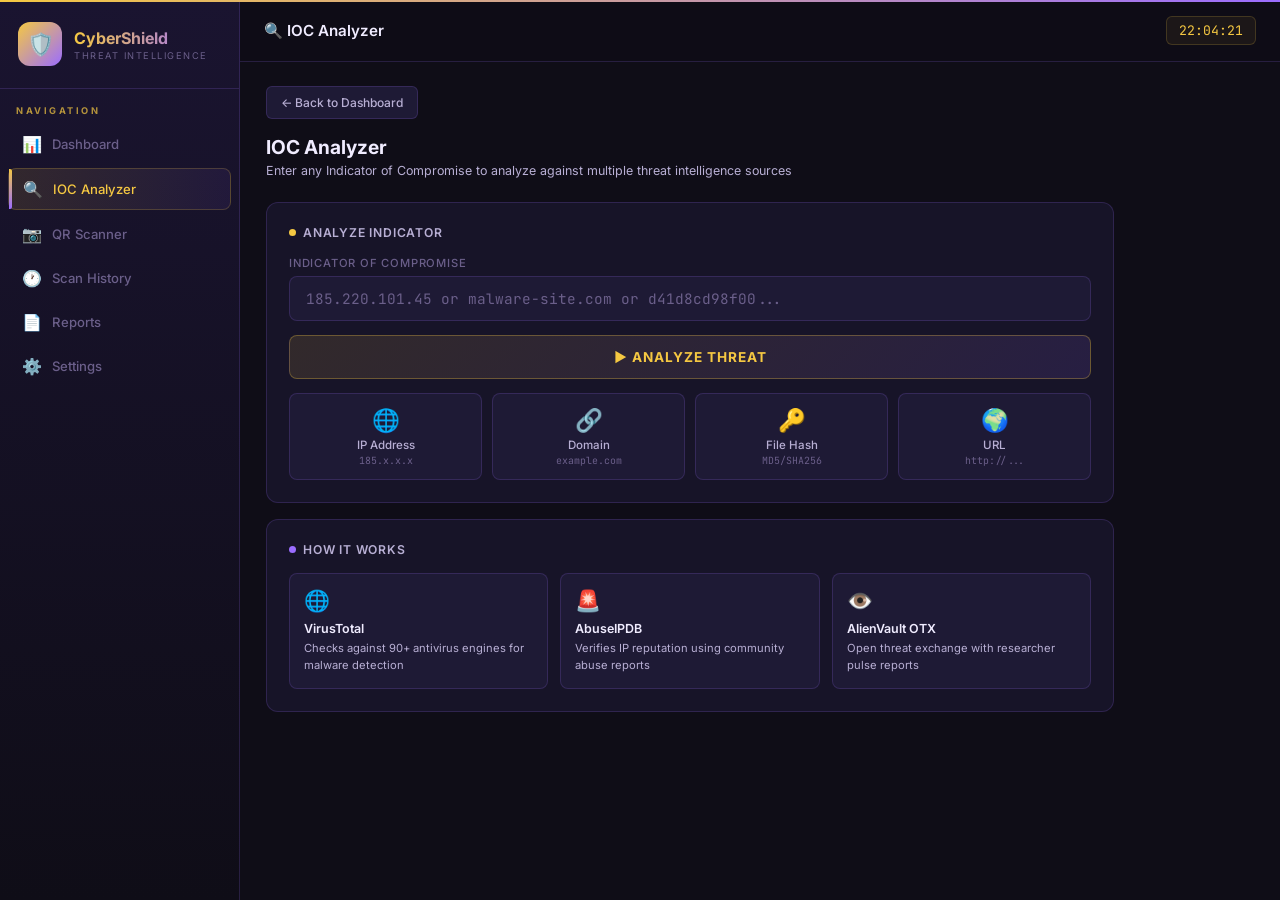
<file: templates/analyze.html>
<!DOCTYPE html>
<html lang="en">
<head>
<meta charset="UTF-8">
<title>CyberShield — IOC Analyzer</title>
<link href="https://fonts.googleapis.com/css2?family=Inter:wght@400;500;600;700&family=JetBrains+Mono:wght@400;600&display=swap" rel="stylesheet">
<style>
*{margin:0;padding:0;box-sizing:border-box}
:root{--bg:#0f0d17;--bg2:#171428;--bg3:#1e1a35;--bg4:#261f42;--gold:#f5c842;--gold2:rgba(245,200,66,0.14);--gold3:rgba(245,200,66,0.06);--violet:#9b6dff;--violet2:rgba(155,109,255,0.14);--green:#22d3a5;--green2:rgba(34,211,165,0.12);--red:#ff6b6b;--rose:#f472b6;--border:rgba(155,109,255,0.18);--border2:rgba(245,200,66,0.25);--text:#f0ecff;--text2:#b8afd4;--text3:#6b5f8a;}
body{font-family:'Inter',sans-serif;background:var(--bg);color:var(--text);min-height:100vh;display:flex}
body::before{content:'';position:fixed;top:0;left:0;right:0;height:2px;background:linear-gradient(90deg,var(--gold),var(--violet),var(--rose),var(--gold));background-size:300%;z-index:9999;animation:tb 4s linear infinite}
@keyframes tb{0%{background-position:0%}100%{background-position:300%}}
.sidebar{width:240px;min-height:100vh;background:linear-gradient(180deg,#1a1430,#0f0d17);border-right:1px solid var(--border);display:flex;flex-direction:column;position:fixed;left:0;top:0;z-index:100}
.sl{padding:22px 18px;border-bottom:1px solid var(--border);display:flex;align-items:center;gap:12px}
.li{width:44px;height:44px;border-radius:12px;background:linear-gradient(135deg,var(--gold),var(--violet));display:flex;align-items:center;justify-content:center;font-size:22px;flex-shrink:0}
.ln{font-size:1rem;font-weight:700;background:linear-gradient(90deg,var(--gold),var(--violet));-webkit-background-clip:text;-webkit-text-fill-color:transparent}
.lt{font-size:0.58rem;color:var(--text3);letter-spacing:1.5px;text-transform:uppercase;margin-top:2px}
.ss{padding:16px 16px 6px;font-size:0.58rem;font-weight:700;color:var(--gold);letter-spacing:2.5px;text-transform:uppercase;opacity:0.7}
.nl{display:flex;align-items:center;gap:10px;padding:10px 14px;border-radius:8px;margin:2px 8px;color:var(--text3);font-size:0.82rem;font-weight:500;cursor:pointer;transition:all 0.22s;text-decoration:none;position:relative}
.nl:hover{background:var(--bg3);color:var(--text2)}
.nl.a{background:linear-gradient(90deg,rgba(245,200,66,0.12),rgba(155,109,255,0.08));color:var(--gold);border:1px solid rgba(245,200,66,0.2)}
.nl.a::before{content:'';position:absolute;left:0;top:0;width:3px;height:100%;border-radius:0 2px 2px 0;background:linear-gradient(180deg,var(--gold),var(--violet))}
.ni{width:20px;text-align:center;font-size:1rem;flex-shrink:0}
.main{margin-left:240px;flex:1;display:flex;flex-direction:column}
.topbar{height:62px;background:rgba(15,13,23,0.96);border-bottom:1px solid var(--border);padding:0 24px;display:flex;align-items:center;justify-content:space-between;position:sticky;top:0;z-index:50;backdrop-filter:blur(16px)}
.clk{font-family:'JetBrains Mono',monospace;font-size:0.82rem;color:var(--gold);padding:5px 12px;border-radius:6px;background:var(--gold3);border:1px solid rgba(245,200,66,0.18)}
.page{padding:24px 26px 40px;max-width:900px}
.pt{font-size:1.2rem;font-weight:700;margin-bottom:4px}
.ps{font-size:0.78rem;color:var(--text2);margin-bottom:24px}
.card{background:var(--bg2);border:1px solid var(--border);border-radius:12px;padding:22px;margin-bottom:16px}
.ct{font-size:0.76rem;font-weight:600;color:var(--text2);letter-spacing:0.8px;text-transform:uppercase;margin-bottom:16px;display:flex;align-items:center;gap:7px}
.ctd{width:7px;height:7px;border-radius:50%}
.input-lbl{display:block;font-size:0.7rem;font-weight:500;color:var(--text3);letter-spacing:0.8px;text-transform:uppercase;margin-bottom:6px}
.cyber-input{width:100%;background:var(--bg3);border:1px solid var(--border);border-radius:8px;padding:12px 16px;color:var(--text);font-family:'JetBrains Mono',monospace;font-size:0.9rem;outline:none;transition:all 0.2s;margin-bottom:14px}
.cyber-input:focus{border-color:var(--gold);box-shadow:0 0 0 3px rgba(245,200,66,0.1)}
.cyber-input::placeholder{color:var(--text3)}
.btn-analyze{width:100%;padding:13px;border-radius:8px;border:1px solid rgba(245,200,66,0.3);background:linear-gradient(135deg,rgba(245,200,66,0.12),rgba(155,109,255,0.12));color:var(--gold);font-family:'Inter',sans-serif;font-size:0.85rem;font-weight:700;letter-spacing:1px;text-transform:uppercase;cursor:pointer;transition:all 0.25s;position:relative;overflow:hidden}
.btn-analyze::before{content:'';position:absolute;top:0;left:-100%;width:100%;height:100%;background:linear-gradient(90deg,transparent,rgba(245,200,66,0.08),transparent);transition:left 0.5s}
.btn-analyze:hover::before{left:100%}
.btn-analyze:hover{background:linear-gradient(135deg,rgba(245,200,66,0.2),rgba(155,109,255,0.2));box-shadow:0 0 20px rgba(245,200,66,0.2);color:#fff;transform:translateY(-1px)}
.ioc-types{display:grid;grid-template-columns:repeat(4,1fr);gap:10px;margin-top:14px}
.ioc-type{padding:12px;border-radius:8px;border:1px solid var(--border);background:var(--bg3);text-align:center;cursor:pointer;transition:all 0.2s}
.ioc-type:hover{border-color:rgba(245,200,66,0.3);background:var(--bg4)}
.ioc-type-icon{font-size:1.4rem;margin-bottom:4px}
.ioc-type-name{font-size:0.72rem;font-weight:500;color:var(--text2)}
.ioc-type-ex{font-size:0.62rem;color:var(--text3);font-family:'JetBrains Mono',monospace;margin-top:2px}
.how-grid{display:grid;grid-template-columns:repeat(3,1fr);gap:12px}
.how-item{padding:14px;background:var(--bg3);border:1px solid var(--border);border-radius:8px}
.how-icon{font-size:1.3rem;margin-bottom:8px}
.how-title{font-size:0.78rem;font-weight:600;color:var(--text);margin-bottom:4px}
.how-desc{font-size:0.7rem;color:var(--text2);line-height:1.5}
.btn-sm{padding:8px 14px;border-radius:6px;border:1px solid var(--border);background:var(--bg3);color:var(--text2);font-size:0.75rem;font-weight:500;cursor:pointer;transition:all 0.2s;text-decoration:none;display:inline-flex;align-items:center;gap:5px;font-family:'Inter',sans-serif;margin-bottom:16px}
.btn-sm:hover{background:var(--bg4);color:var(--text)}
::-webkit-scrollbar{width:5px}::-webkit-scrollbar-track{background:var(--bg)}::-webkit-scrollbar-thumb{background:linear-gradient(180deg,var(--gold),var(--violet));border-radius:3px}
</style>
</head>
<body>
<aside class="sidebar">
    <div class="sl"><div class="li">🛡️</div><div><div class="ln">CyberShield</div><div class="lt">Threat Intelligence</div></div></div>
    <div class="ss">Navigation</div>
    <a href="/" class="nl"><span class="ni">📊</span>Dashboard</a>
    <a href="/analyze_page" class="nl a"><span class="ni">🔍</span>IOC Analyzer</a>
    <a href="/qr_page" class="nl"><span class="ni">📷</span>QR Scanner</a>
    <a href="/history" class="nl"><span class="ni">🕐</span>Scan History</a>
    <a href="#" class="nl"><span class="ni">📄</span>Reports</a>
    <a href="#" class="nl"><span class="ni">⚙️</span>Settings</a>
</aside>
<div class="main">
    <header class="topbar">
        <span style="font-size:0.95rem;font-weight:600;color:var(--text)">🔍 IOC Analyzer</span>
        <div class="clk" id="clk">00:00:00</div>
    </header>
    <div class="page">
        <a href="/" class="btn-sm">← Back to Dashboard</a>
        <div class="pt">IOC Analyzer</div>
        <div class="ps">Enter any Indicator of Compromise to analyze against multiple threat intelligence sources</div>
        <div class="card">
            <div class="ct"><div class="ctd" style="background:var(--gold)"></div>Analyze Indicator</div>
            <form action="/analyze" method="POST">
                <label class="input-lbl">Indicator of Compromise</label>
                <input type="text" name="ioc" class="cyber-input" placeholder="185.220.101.45 or malware-site.com or d41d8cd98f00..." required autocomplete="off">
                <button type="submit" class="btn-analyze">▶ Analyze Threat</button>
            </form>
            <div class="ioc-types">
                <div class="ioc-type" onclick="document.querySelector('[name=ioc]').placeholder='185.220.101.45'"><div class="ioc-type-icon">🌐</div><div class="ioc-type-name">IP Address</div><div class="ioc-type-ex">185.x.x.x</div></div>
                <div class="ioc-type" onclick="document.querySelector('[name=ioc]').placeholder='malware-site.com'"><div class="ioc-type-icon">🔗</div><div class="ioc-type-name">Domain</div><div class="ioc-type-ex">example.com</div></div>
                <div class="ioc-type" onclick="document.querySelector('[name=ioc]').placeholder='d41d8cd98f00b204...'"><div class="ioc-type-icon">🔑</div><div class="ioc-type-name">File Hash</div><div class="ioc-type-ex">MD5/SHA256</div></div>
                <div class="ioc-type" onclick="document.querySelector('[name=ioc]').placeholder='http://evil.com/payload'"><div class="ioc-type-icon">🌍</div><div class="ioc-type-name">URL</div><div class="ioc-type-ex">http://...</div></div>
            </div>
        </div>
        <div class="card">
            <div class="ct"><div class="ctd" style="background:var(--violet)"></div>How It Works</div>
            <div class="how-grid">
                <div class="how-item"><div class="how-icon">🌐</div><div class="how-title">VirusTotal</div><div class="how-desc">Checks against 90+ antivirus engines for malware detection</div></div>
                <div class="how-item"><div class="how-icon">🚨</div><div class="how-title">AbuseIPDB</div><div class="how-desc">Verifies IP reputation using community abuse reports</div></div>
                <div class="how-item"><div class="how-icon">👁️</div><div class="how-title">AlienVault OTX</div><div class="how-desc">Open threat exchange with researcher pulse reports</div></div>
            </div>
        </div>
    </div>
</div>
<script>function tick(){document.getElementById('clk').textContent=new Date().toTimeString().slice(0,8);}setInterval(tick,1000);tick();</script>
</body>
</html>
</file>
